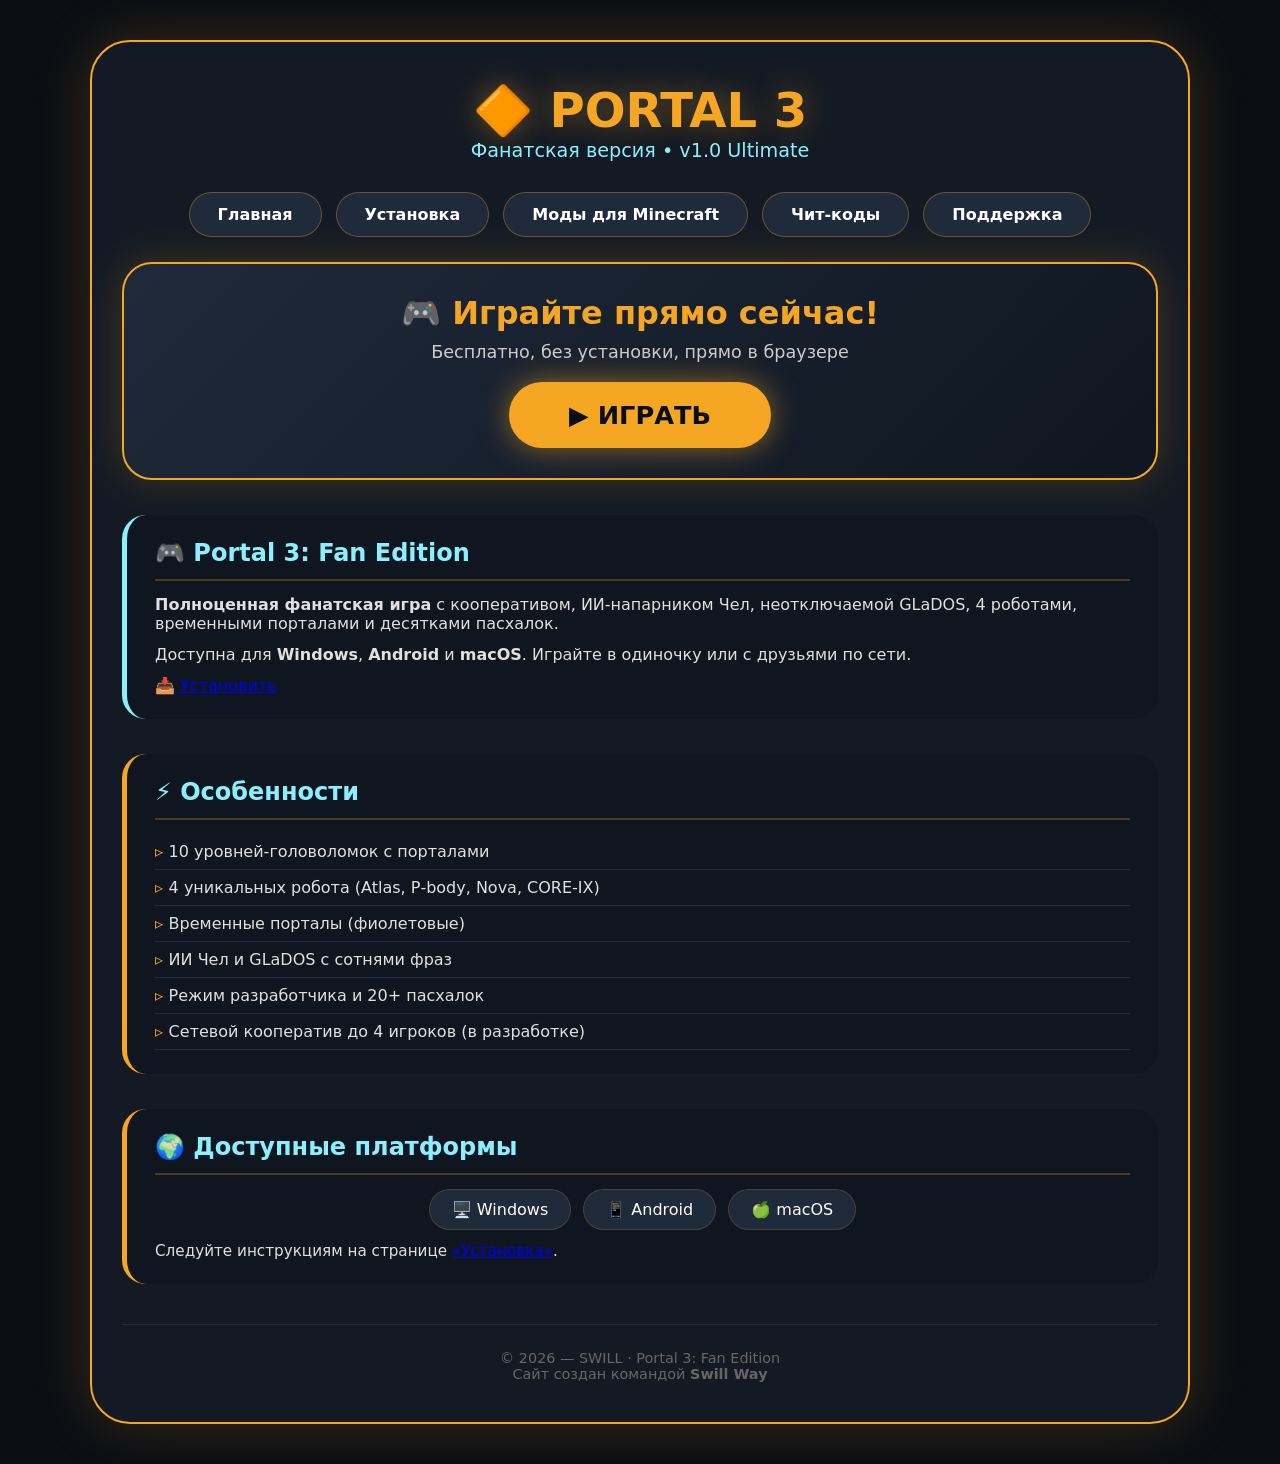
<file: index.html>
<!DOCTYPE html>
<html lang="ru">
<head>
    <meta charset="UTF-8" />
    <meta name="viewport" content="width=device-width, initial-scale=1.0" />
    <title>Portal 3: Fan Edition — Главная</title>
    <link rel="stylesheet" href="style.css" />
    <style>
        /* Дополнительный стиль для баннера */
        .play-banner {
            background: linear-gradient(135deg, #1f2a3a, #0f1620);
            border: 2px solid #f5a623;
            border-radius: 30px;
            padding: 30px 20px;
            text-align: center;
            margin: 20px 0 30px;
            box-shadow: 0 0 40px #f5a62333;
        }
        .play-banner h2 {
            color: #f5a623;
            font-size: 2rem;
            margin-bottom: 10px;
        }
        .play-banner p {
            color: #ccc;
            font-size: 1.1rem;
            margin-bottom: 20px;
        }
        .play-banner .btn-play {
            background: #f5a623;
            color: #0b0e14;
            padding: 18px 60px;
            border-radius: 60px;
            font-size: 1.6rem;
            font-weight: 700;
            text-decoration: none;
            display: inline-block;
            box-shadow: 0 0 30px #f5a62388;
            transition: 0.3s;
        }
        .play-banner .btn-play:hover {
            transform: scale(1.05);
            background: #ffc107;
            box-shadow: 0 0 50px #f5a623aa;
        }
        @media (max-width: 600px) {
            .play-banner h2 { font-size: 1.6rem; }
            .play-banner .btn-play { font-size: 1.2rem; padding: 14px 30px; }
        }
    </style>
</head>
<body>
    <div class="container">

        <!-- ЗАГОЛОВОК -->
        <h1>🔶 PORTAL 3</h1>
        <div class="sub">Фанатская версия • v1.0 Ultimate</div>

        <!-- МЕНЮ -->
        <div class="menu">
            <a href="index.html">Главная</a>
            <a href="download.html">Установка</a>
            <a href="minecraft.html">Моды для Minecraft</a>
            <a href="cheats.html">Чит-коды</a>
            <a href="support.html">Поддержка</a>
        </div>

        <!-- БАННЕР "ИГРАТЬ В БРАУЗЕРЕ" -->
        <div class="play-banner">
            <h2>🎮 Играйте прямо сейчас!</h2>
            <p>Бесплатно, без установки, прямо в браузере</p>
            <a href="play.html" class="btn-play">▶ ИГРАТЬ</a>
        </div>

        <!-- ОПИСАНИЕ -->
        <div class="section" style="border-left-color: #8af0ff;">
            <h2>🎮 Portal 3: Fan Edition</h2>
            <p>
                <strong>Полноценная фанатская игра</strong> с кооперативом, ИИ-напарником Чел,
                неотключаемой GLaDOS, 4 роботами, временными порталами и десятками пасхалок.
            </p>
            <p style="margin-top:12px;">
                Доступна для <strong>Windows</strong>, <strong>Android</strong> и <strong>macOS</strong>.
                Играйте в одиночку или с друзьями по сети.
            </p>
            <p style="margin-top:12px;">
                <a href="download.html" class="btn-game">📥 Установить</a>
            </p>
        </div>

        <!-- ОСОБЕННОСТИ -->
        <div class="section">
            <h2>⚡ Особенности</h2>
            <ul>
                <li>10 уровней-головоломок с порталами</li>
                <li>4 уникальных робота (Atlas, P‑body, Nova, CORE‑IX)</li>
                <li>Временные порталы (фиолетовые)</li>
                <li>ИИ Чел и GLaDOS с сотнями фраз</li>
                <li>Режим разработчика и 20+ пасхалок</li>
                <li>Сетевой кооператив до 4 игроков (в разработке)</li>
            </ul>
        </div>

        <!-- ПЛАТФОРМЫ -->
        <div class="section" style="border-left-color: #f5a623;">
            <h2>🌍 Доступные платформы</h2>
            <div class="platforms">
                <span>🖥️ Windows</span>
                <span>📱 Android</span>
                <span>🍏 macOS</span>
            </div>
            <p style="margin-top:12px; font-size:0.95rem;">
                Следуйте инструкциям на странице <a href="download.html">«Установка»</a>.
            </p>
        </div>

        <!-- ПОДВАЛ -->
        <div class="footer">
            © 2026 — SWILL · Portal 3: Fan Edition<br />
            Сайт создан командой <strong>Swill Way</strong>
        </div>

    </div>
</body>
</html>
</file>
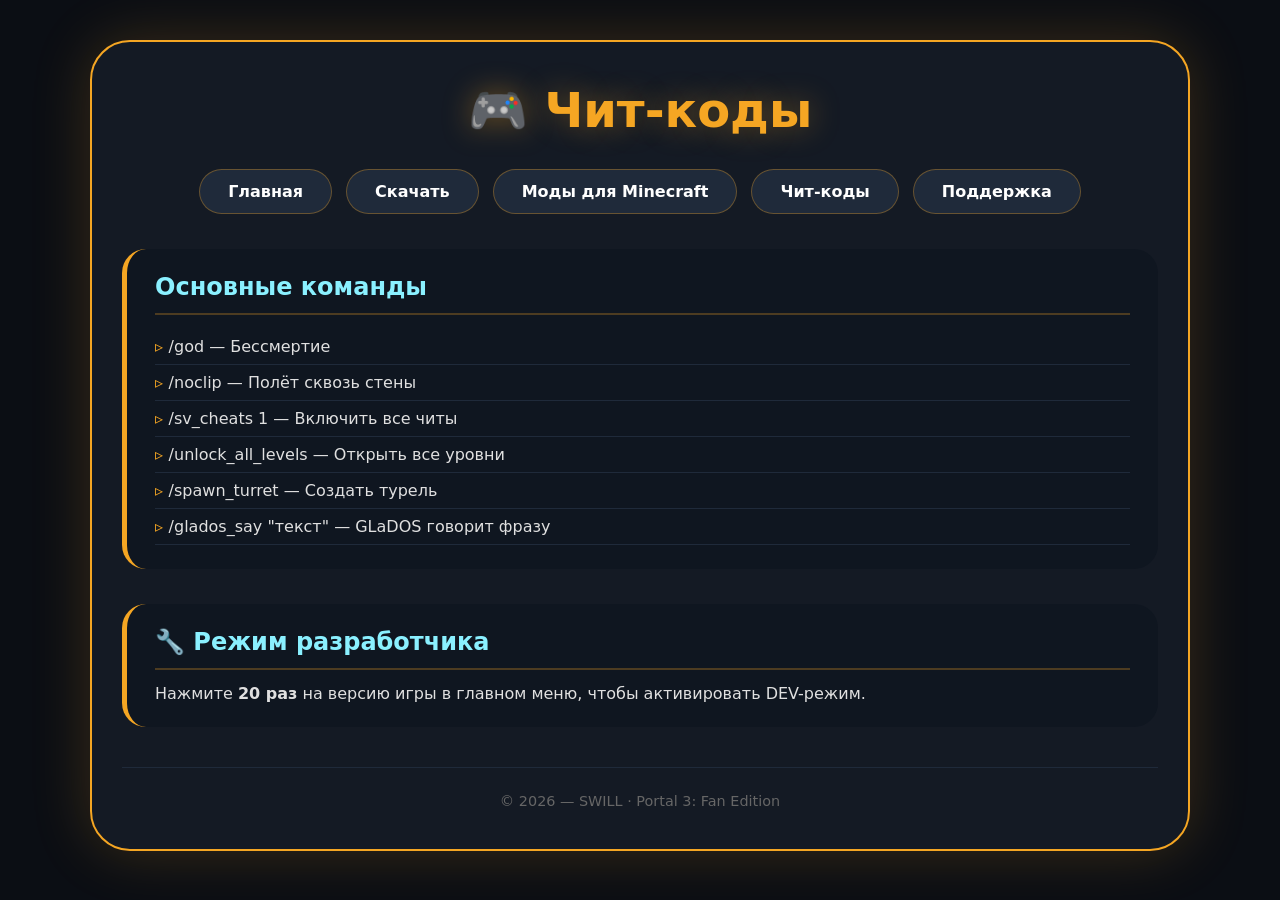
<file: cheats.html>
<!DOCTYPE html>
<html lang="ru">
<head>
    <meta charset="UTF-8">
    <meta name="viewport" content="width=device-width, initial-scale=1.0">
    <title>Чит-коды — Portal 3: FE</title>
    <link rel="stylesheet" href="style.css">
</head>
<body>
    <div class="container">
        <h1>🎮 Чит-коды</h1>
        <div class="menu">
            <a href="index.html">Главная</a>
            <a href="download.html">Скачать</a>
            <a href="minecraft.html">Моды для Minecraft</a>
            <a href="cheats.html">Чит-коды</a>
            <a href="support.html">Поддержка</a>
        </div>

        <div class="section">
            <h2>Основные команды</h2>
            <ul>
                <li><code>/god</code> — Бессмертие</li>
                <li><code>/noclip</code> — Полёт сквозь стены</li>
                <li><code>/sv_cheats 1</code> — Включить все читы</li>
                <li><code>/unlock_all_levels</code> — Открыть все уровни</li>
                <li><code>/spawn_turret</code> — Создать турель</li>
                <li><code>/glados_say "текст"</code> — GLaDOS говорит фразу</li>
            </ul>
        </div>

        <div class="section">
            <h2>🔧 Режим разработчика</h2>
            <p>Нажмите <strong>20 раз</strong> на версию игры в главном меню, чтобы активировать DEV-режим.</p>
        </div>
        <div class="footer">© 2026 — SWILL · Portal 3: Fan Edition</div>
    </div>
</body>
</html>
</file>
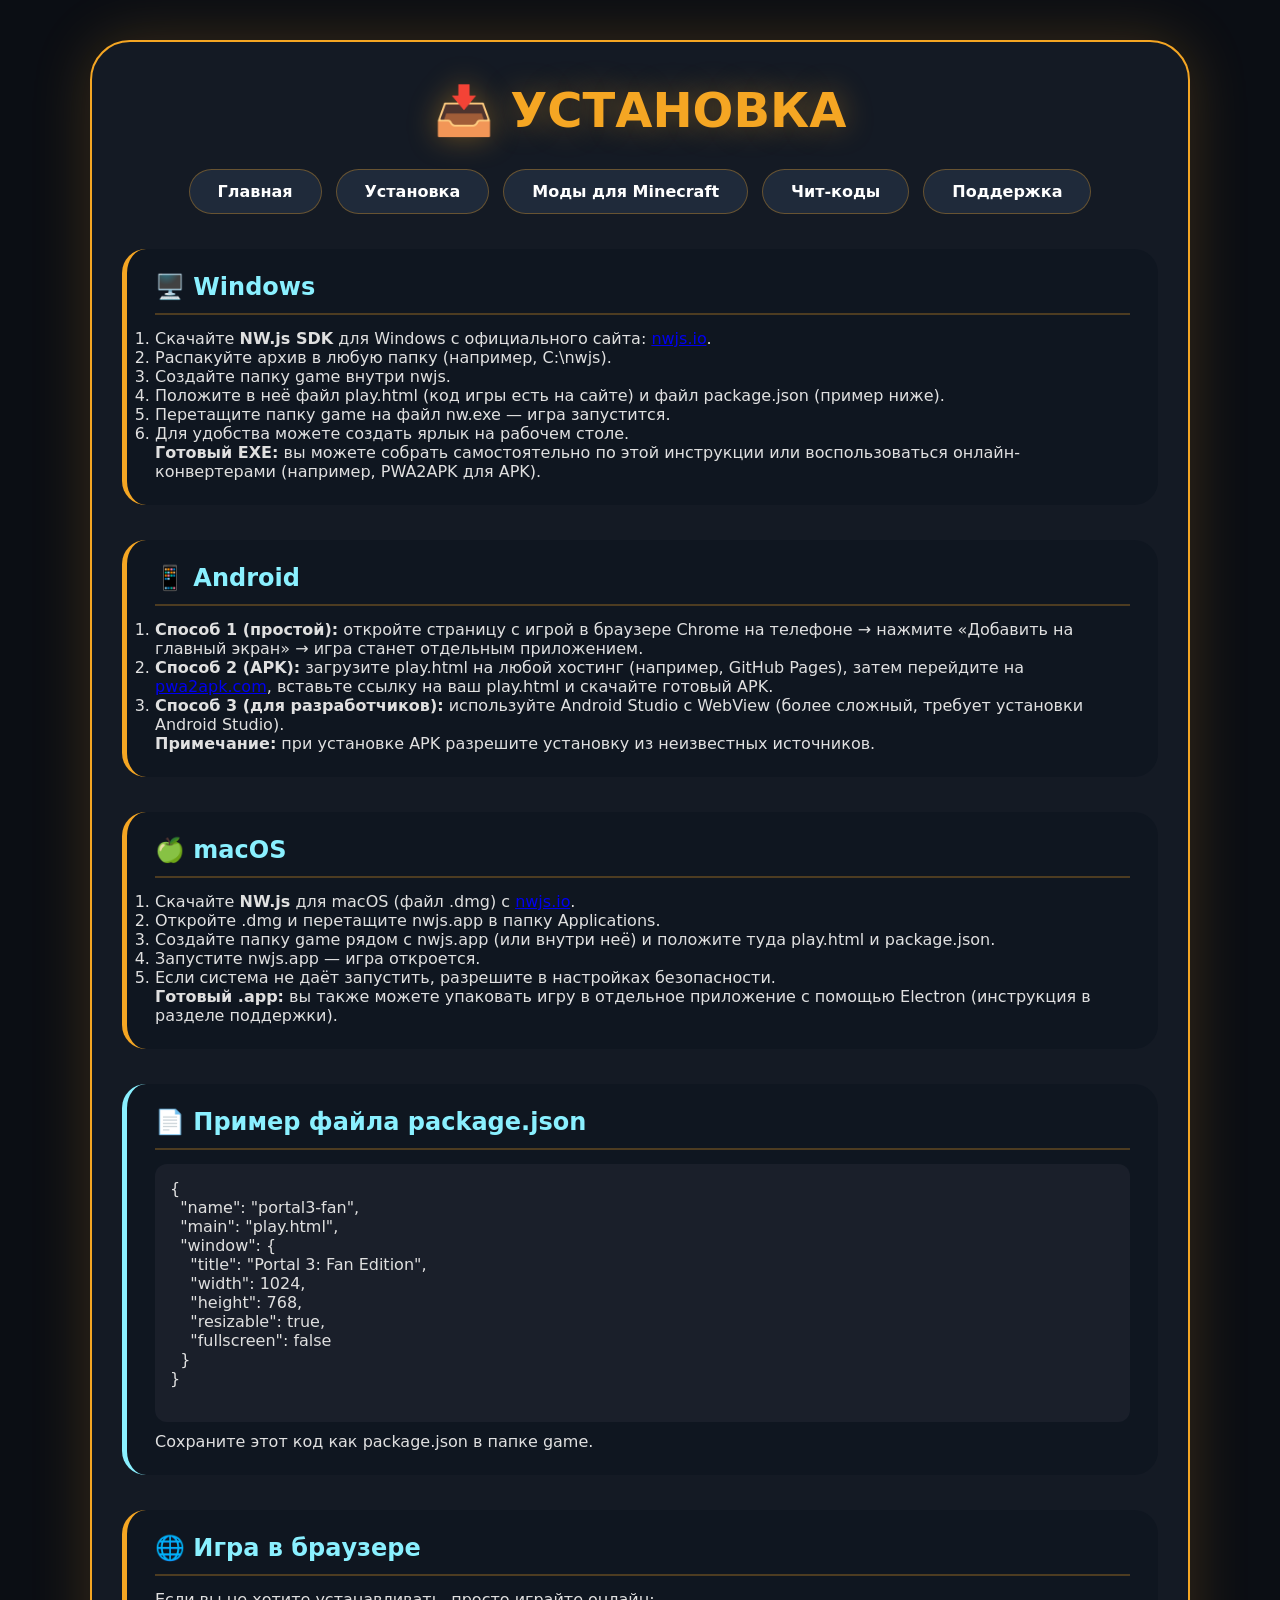
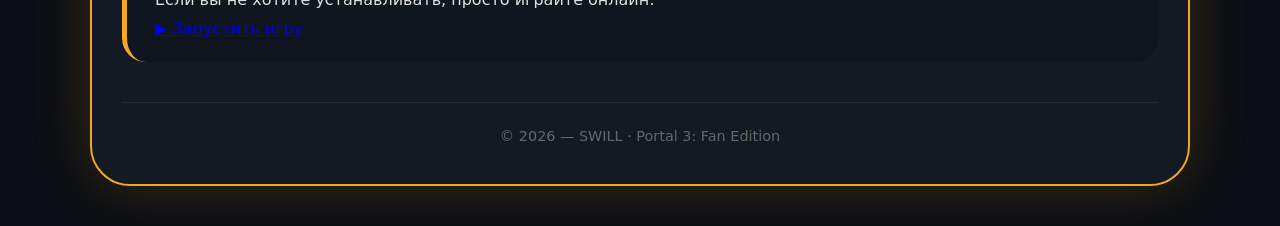
<file: download.html>
<!DOCTYPE html>
<html lang="ru">
<head>
    <meta charset="UTF-8" />
    <meta name="viewport" content="width=device-width, initial-scale=1.0" />
    <title>Установка Portal 3: Fan Edition</title>
    <link rel="stylesheet" href="style.css" />
</head>
<body>
<div class="container">
    <h1>📥 УСТАНОВКА</h1>
    <div class="menu">
        <a href="index.html">Главная</a>
        <a href="download.html">Установка</a>
        <a href="minecraft.html">Моды для Minecraft</a>
        <a href="cheats.html">Чит-коды</a>
        <a href="support.html">Поддержка</a>
    </div>

    <div class="section">
        <h2>🖥️ Windows</h2>
        <ol>
            <li>Скачайте <strong>NW.js SDK</strong> для Windows с официального сайта: <a href="https://nwjs.io" target="_blank">nwjs.io</a>.</li>
            <li>Распакуйте архив в любую папку (например, <code>C:\nwjs</code>).</li>
            <li>Создайте папку <code>game</code> внутри <code>nwjs</code>.</li>
            <li>Положите в неё файл <code>play.html</code> (код игры есть на сайте) и файл <code>package.json</code> (пример ниже).</li>
            <li>Перетащите папку <code>game</code> на файл <code>nw.exe</code> — игра запустится.</li>
            <li>Для удобства можете создать ярлык на рабочем столе.</li>
        </ol>
        <p><strong>Готовый EXE:</strong> вы можете собрать самостоятельно по этой инструкции или воспользоваться онлайн-конвертерами (например, PWA2APK для APK).</p>
    </div>

    <div class="section">
        <h2>📱 Android</h2>
        <ol>
            <li><strong>Способ 1 (простой):</strong> откройте страницу с игрой в браузере Chrome на телефоне → нажмите «Добавить на главный экран» → игра станет отдельным приложением.</li>
            <li><strong>Способ 2 (APK):</strong> загрузите <code>play.html</code> на любой хостинг (например, GitHub Pages), затем перейдите на <a href="https://pwa2apk.com" target="_blank">pwa2apk.com</a>, вставьте ссылку на ваш <code>play.html</code> и скачайте готовый APK.</li>
            <li><strong>Способ 3 (для разработчиков):</strong> используйте Android Studio с WebView (более сложный, требует установки Android Studio).</li>
        </ol>
        <p><strong>Примечание:</strong> при установке APK разрешите установку из неизвестных источников.</p>
    </div>

    <div class="section">
        <h2>🍏 macOS</h2>
        <ol>
            <li>Скачайте <strong>NW.js</strong> для macOS (файл .dmg) с <a href="https://nwjs.io" target="_blank">nwjs.io</a>.</li>
            <li>Откройте .dmg и перетащите <code>nwjs.app</code> в папку <code>Applications</code>.</li>
            <li>Создайте папку <code>game</code> рядом с <code>nwjs.app</code> (или внутри неё) и положите туда <code>play.html</code> и <code>package.json</code>.</li>
            <li>Запустите <code>nwjs.app</code> — игра откроется.</li>
            <li>Если система не даёт запустить, разрешите в настройках безопасности.</li>
        </ol>
        <p><strong>Готовый .app:</strong> вы также можете упаковать игру в отдельное приложение с помощью Electron (инструкция в разделе поддержки).</p>
    </div>

    <div class="section" style="border-left-color: #8af0ff;">
        <h2>📄 Пример файла package.json</h2>
        <pre style="background:#1a1f2a;padding:15px;border-radius:12px;overflow-x:auto;">
{
  "name": "portal3-fan",
  "main": "play.html",
  "window": {
    "title": "Portal 3: Fan Edition",
    "width": 1024,
    "height": 768,
    "resizable": true,
    "fullscreen": false
  }
}
        </pre>
        <p style="margin-top:10px;">Сохраните этот код как <code>package.json</code> в папке <code>game</code>.</p>
    </div>

    <div class="section" style="border-left-color: #f5a623;">
        <h2>🌐 Игра в браузере</h2>
        <p>Если вы не хотите устанавливать, просто играйте онлайн:</p>
        <p><a href="play.html" class="btn-game" style="display:inline-block;margin-top:10px;">▶ Запустить игру</a></p>
    </div>

    <div class="footer">© 2026 — SWILL · Portal 3: Fan Edition</div>
</div>
</body>
</html>
</file>
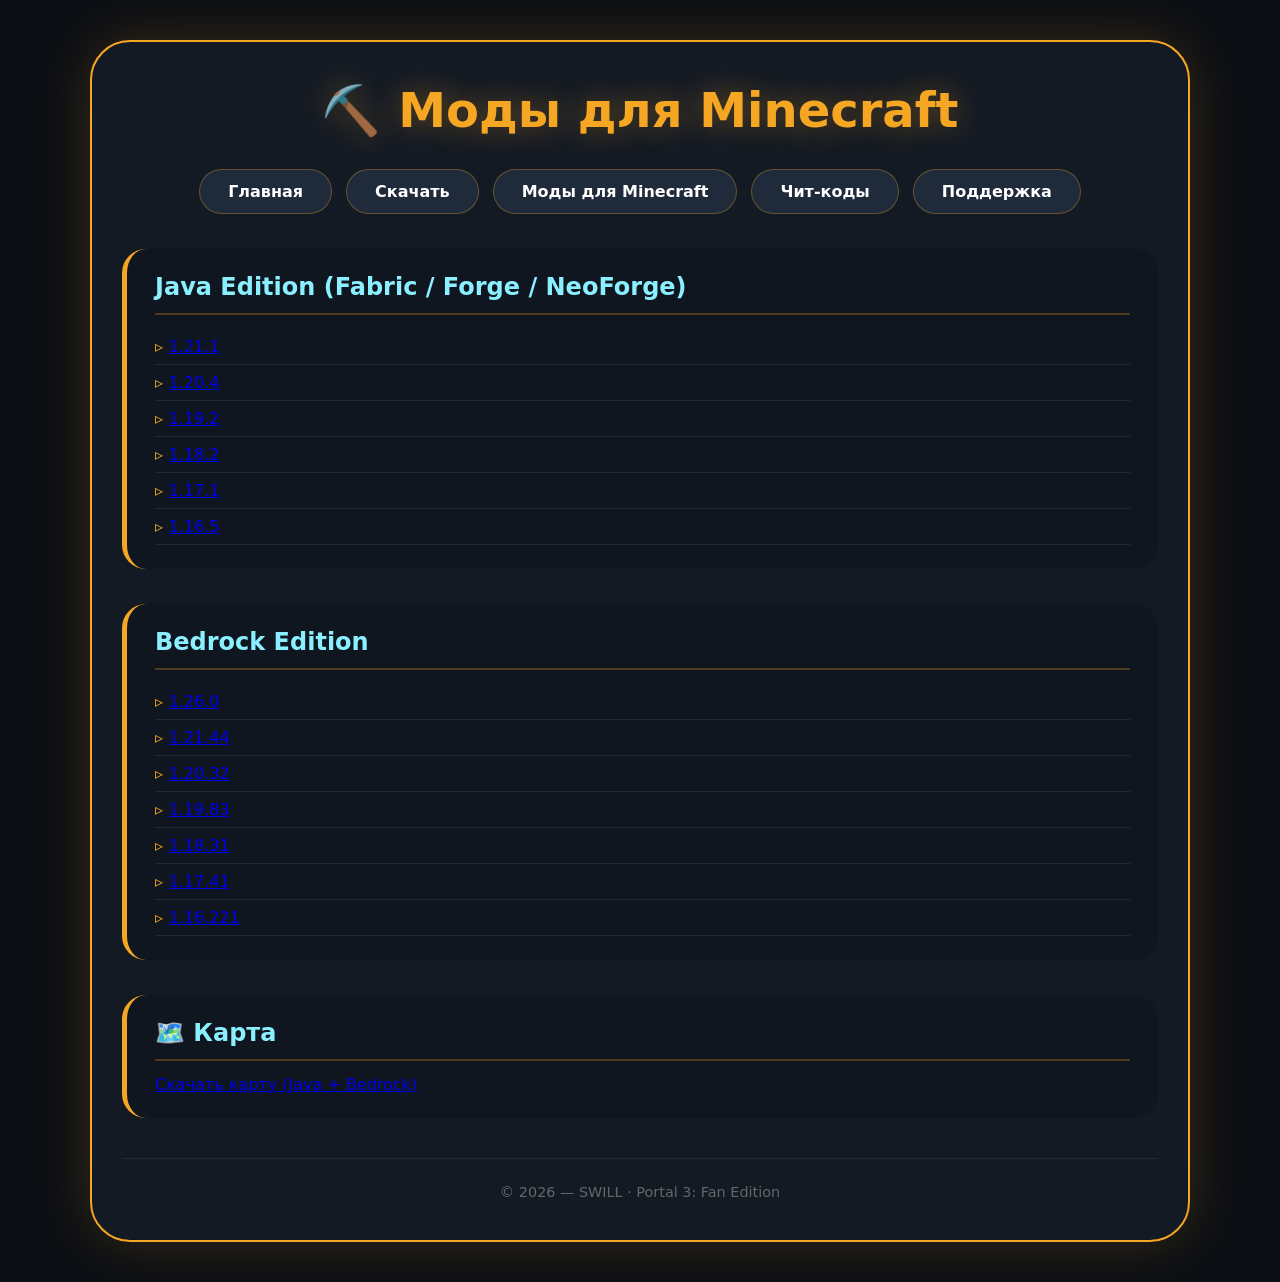
<file: minecraft.html>
<!DOCTYPE html>
<html lang="ru">
<head>
    <meta charset="UTF-8">
    <meta name="viewport" content="width=device-width, initial-scale=1.0">
    <title>Моды для Minecraft — Portal 3: FE</title>
    <link rel="stylesheet" href="style.css">
</head>
<body>
    <div class="container">
        <h1>⛏️ Моды для Minecraft</h1>
        <div class="menu">
            <a href="index.html">Главная</a>
            <a href="download.html">Скачать</a>
            <a href="minecraft.html">Моды для Minecraft</a>
            <a href="cheats.html">Чит-коды</a>
            <a href="support.html">Поддержка</a>
        </div>

        <div class="section">
            <h2>Java Edition (Fabric / Forge / NeoForge)</h2>
            <ul>
                <li><a href="#">1.21.1</a></li>
                <li><a href="#">1.20.4</a></li>
                <li><a href="#">1.19.2</a></li>
                <li><a href="#">1.18.2</a></li>
                <li><a href="#">1.17.1</a></li>
                <li><a href="#">1.16.5</a></li>
            </ul>
        </div>

        <div class="section">
            <h2>Bedrock Edition</h2>
            <ul>
                <li><a href="#">1.26.0</a></li>
                <li><a href="#">1.21.44</a></li>
                <li><a href="#">1.20.32</a></li>
                <li><a href="#">1.19.83</a></li>
                <li><a href="#">1.18.31</a></li>
                <li><a href="#">1.17.41</a></li>
                <li><a href="#">1.16.221</a></li>
            </ul>
        </div>

        <div class="section">
            <h2>🗺️ Карта</h2>
            <p><a href="#">Скачать карту (Java + Bedrock)</a></p>
        </div>
        <div class="footer">© 2026 — SWILL · Portal 3: Fan Edition</div>
    </div>
</body>
</html>
</file>
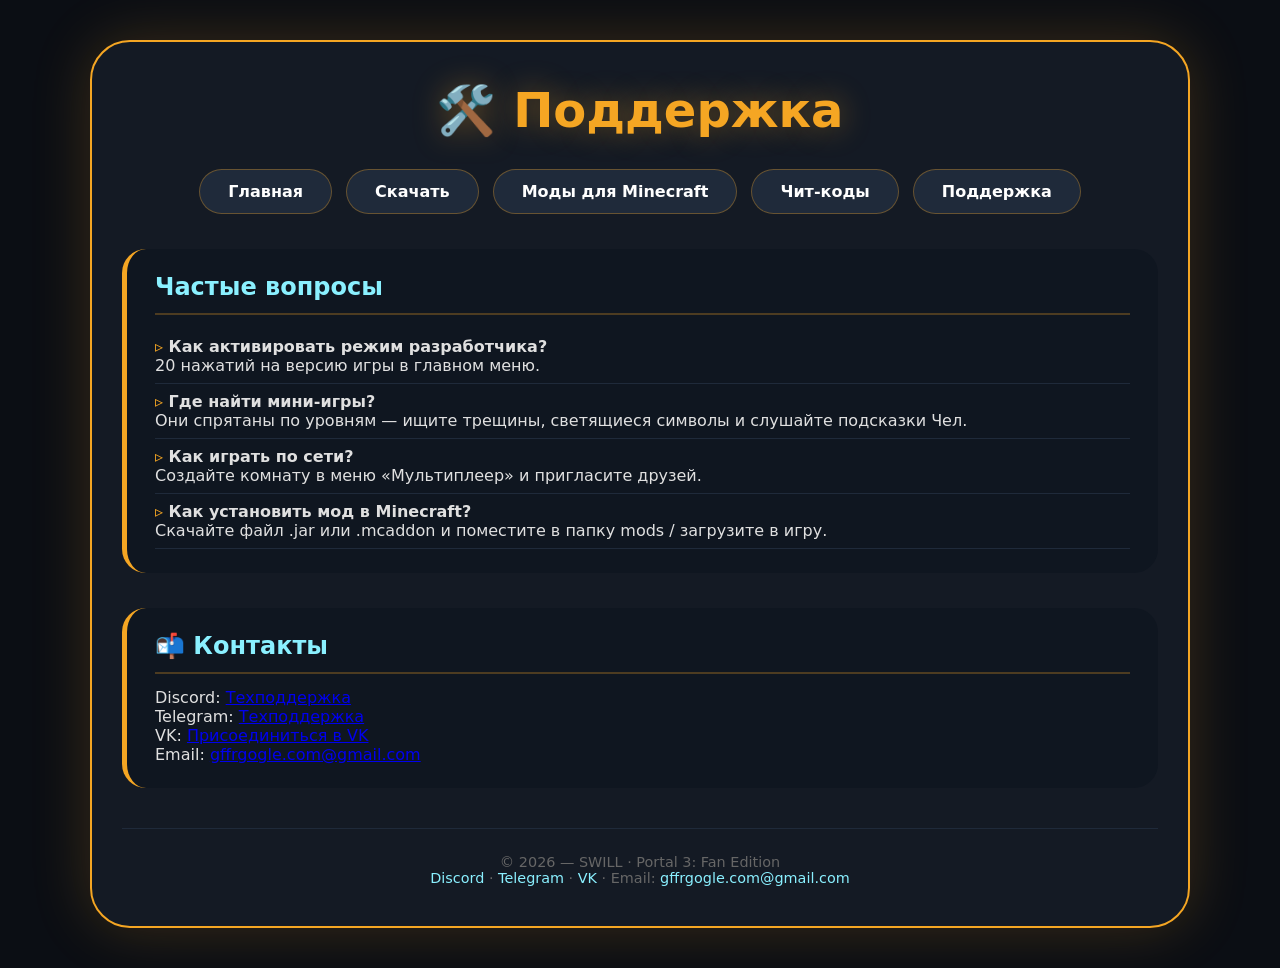
<file: support.html>
<!DOCTYPE html>
<html lang="ru">
<head>
    <meta charset="UTF-8" />
    <meta name="viewport" content="width=device-width, initial-scale=1.0" />
    <title>Поддержка — Portal 3: FE</title>
    <link rel="stylesheet" href="style.css" />
</head>
<body>
    <div class="container">
        <h1>🛠️ Поддержка</h1>
        <div class="menu">
            <a href="index.html">Главная</a>
            <a href="download.html">Скачать</a>
            <a href="minecraft.html">Моды для Minecraft</a>
            <a href="cheats.html">Чит-коды</a>
            <a href="support.html">Поддержка</a>
        </div>

        <!-- БЛОК ЧАСТЫХ ВОПРОСОВ -->
        <div class="section">
            <h2>Частые вопросы</h2>
            <ul>
                <li><strong>Как активировать режим разработчика?</strong><br />20 нажатий на версию игры в главном меню.</li>
                <li><strong>Где найти мини-игры?</strong><br />Они спрятаны по уровням — ищите трещины, светящиеся символы и слушайте подсказки Чел.</li>
                <li><strong>Как играть по сети?</strong><br />Создайте комнату в меню «Мультиплеер» и пригласите друзей.</li>
                <li><strong>Как установить мод в Minecraft?</strong><br />Скачайте файл .jar или .mcaddon и поместите в папку mods / загрузите в игру.</li>
            </ul>
        </div>

        <!-- БЛОК КОНТАКТОВ (ОБНОВЛЁННЫЙ) -->
        <div class="section">
            <h2>📬 Контакты</h2>
            <p>Discord: <a href="https://discord.gg/JuJ6wXf9w" target="_blank">Техподдержка</a></p>
            <p>Telegram: <a href="https://t.me/+EjX-micaonI5MWEy" target="_blank">Техподдержка</a></p>
            <p>VK: <a href="https://vk.me/join/4hobsDVJwsnzzU/dhPd_9nw0YvJSI/DDk5U=" target="_blank">Присоединиться в VK</a></p>
            <p>Email: <a href="mailto:gffrgogle.com@gmail.com">gffrgogle.com@gmail.com</a></p>
        </div>

        <!-- ПОДВАЛ -->
        <div class="footer">
            © 2026 — SWILL · Portal 3: Fan Edition<br />
            <a href="https://discord.gg/JuJ6wXf9w" target="_blank">Discord</a> ·
            <a href="https://t.me/+EjX-micaonI5MWEy" target="_blank">Telegram</a> ·
            <a href="https://vk.me/join/4hobsDVJwsnzzU/dhPd_9nw0YvJSI/DDk5U=" target="_blank">VK</a> ·
            Email: <a href="mailto:gffrgogle.com@gmail.com">gffrgogle.com@gmail.com</a>
        </div>
    </div>
</body>
</html>
</file>
<file: style.css>
* {
    margin: 0;
    padding: 0;
    box-sizing: border-box;
    font-family: 'Segoe UI', system-ui, sans-serif;
}
body {
    background: #0b0e14;
    color: #e0e0e0;
    display: flex;
    justify-content: center;
    padding: 40px 20px;
}
.container {
    max-width: 1100px;
    width: 100%;
    background: #141a24;
    padding: 40px 30px;
    border-radius: 40px;
    border: 2px solid #f5a623;
    box-shadow: 0 0 60px #f5a62333;
}
h1 {
    font-size: 3rem;
    color: #f5a623;
    text-shadow: 0 0 30px #f5a62366;
    text-align: center;
}
.sub {
    color: #8af0ff;
    text-align: center;
    font-size: 1.2rem;
    margin-bottom: 20px;
}
.menu {
    display: flex;
    flex-wrap: wrap;
    justify-content: center;
    gap: 14px;
    margin: 30px 0 25px 0;
}
.menu a {
    background: #1f2a3a;
    padding: 12px 28px;
    border-radius: 60px;
    color: #fff;
    text-decoration: none;
    font-weight: 600;
    border: 1px solid #f5a62355;
    transition: 0.25s;
}
.menu a:hover {
    background: #f5a623;
    color: #0b0e14;
}
.btn-download {
    display: inline-block;
    background: #f5a623;
    color: #0b0e14;
    padding: 18px 56px;
    border-radius: 80px;
    font-size: 1.5rem;
    font-weight: 700;
    text-decoration: none;
    margin: 20px auto;
    box-shadow: 0 0 40px #f5a62377;
    transition: 0.3s;
    text-align: center;
}
.btn-download:hover {
    transform: scale(1.05);
    background: #ffc107;
}
.section {
    background: #0f1620;
    border-radius: 24px;
    padding: 24px 28px;
    margin: 35px 0;
    border-left: 5px solid #f5a623;
}
.section h2 {
    color: #8af0ff;
    border-bottom: 2px solid #f5a62344;
    padding-bottom: 12px;
    margin-bottom: 14px;
}
.section ul {
    list-style: none;
    padding: 0;
}
.section ul li {
    padding: 8px 0;
    border-bottom: 1px solid #1f2a3a;
}
.section ul li::before {
    content: "▹ ";
    color: #f5a623;
    font-weight: bold;
}
.platforms {
    display: flex;
    flex-wrap: wrap;
    gap: 12px;
    justify-content: center;
}
.platforms a, .platforms span {
    background: #1f2a3a;
    padding: 10px 22px;
    border-radius: 30px;
    font-size: 1rem;
    border: 1px solid #f5a62333;
    text-decoration: none;
    color: #fff;
    transition: 0.2s;
}
.platforms a:hover {
    background: #f5a623;
    color: #0b0e14;
}
.footer {
    margin-top: 40px;
    color: #666;
    font-size: 0.9rem;
    text-align: center;
    border-top: 1px solid #1f2a3a;
    padding-top: 25px;
}
.footer a {
    color: #8af0ff;
    text-decoration: none;
}
@media (max-width: 600px) {
    h1 { font-size: 2.2rem; }
    .btn-download { font-size: 1.2rem; padding: 14px 30px; }
}
</file>
